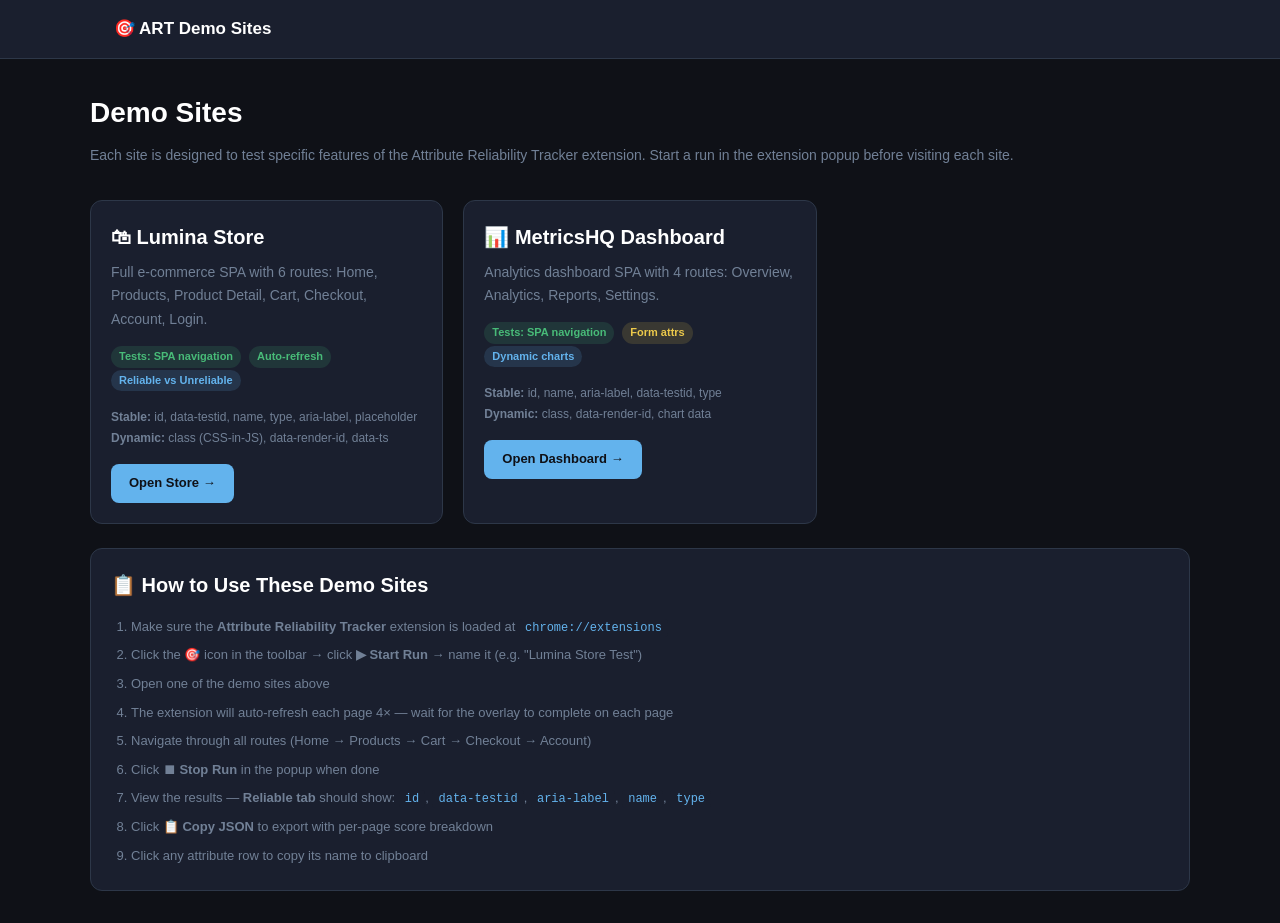
<file: demo-sites/index.html>
<!DOCTYPE html>
<html lang="en">
<head>
  <meta charset="UTF-8" />
  <title>Demo Sites — Attribute Reliability Tracker</title>
  <link rel="stylesheet" href="shared/base.css" />
</head>
<body>
  <nav class="site-nav">
    <div class="container inner">
      <span class="nav-brand">🎯 ART Demo Sites</span>
    </div>
  </nav>
  <div class="container page-content">
    <h1 style="margin-bottom:8px">Demo Sites</h1>
    <p style="margin-bottom:32px">Each site is designed to test specific features of the Attribute Reliability Tracker extension. Start a run in the extension popup before visiting each site.</p>

    <div class="grid-2">
      <div class="card">
        <div class="card-body">
          <h2 style="margin-bottom:8px">🛍 Lumina Store</h2>
          <p style="margin-bottom:12px">Full e-commerce SPA with 6 routes: Home, Products, Product Detail, Cart, Checkout, Account, Login.</p>
          <div style="margin-bottom:16px">
            <span class="badge badge-green" style="margin-right:4px">Tests: SPA navigation</span>
            <span class="badge badge-green" style="margin-right:4px">Auto-refresh</span>
            <span class="badge badge-blue">Reliable vs Unreliable</span>
          </div>
          <p style="font-size:12px;color:var(--muted);margin-bottom:16px"><strong>Stable:</strong> id, data-testid, name, type, aria-label, placeholder<br><strong>Dynamic:</strong> class (CSS-in-JS), data-render-id, data-ts</p>
          <a href="ecommerce/index.html" class="btn btn-primary" aria-label="Open Lumina Store demo">Open Store →</a>
        </div>
      </div>

      <div class="card">
        <div class="card-body">
          <h2 style="margin-bottom:8px">📊 MetricsHQ Dashboard</h2>
          <p style="margin-bottom:12px">Analytics dashboard SPA with 4 routes: Overview, Analytics, Reports, Settings.</p>
          <div style="margin-bottom:16px">
            <span class="badge badge-green" style="margin-right:4px">Tests: SPA navigation</span>
            <span class="badge badge-yellow" style="margin-right:4px">Form attrs</span>
            <span class="badge badge-blue">Dynamic charts</span>
          </div>
          <p style="font-size:12px;color:var(--muted);margin-bottom:16px"><strong>Stable:</strong> id, name, aria-label, data-testid, type<br><strong>Dynamic:</strong> class, data-render-id, chart data</p>
          <a href="dashboard/index.html" class="btn btn-primary" aria-label="Open MetricsHQ dashboard demo">Open Dashboard →</a>
        </div>
      </div>
    </div>

    <div class="card" style="margin-top:24px">
      <div class="card-body">
        <h2 style="margin-bottom:12px">📋 How to Use These Demo Sites</h2>
        <ol style="color:var(--muted);font-size:13px;line-height:2.2;padding-left:20px">
          <li>Make sure the <strong>Attribute Reliability Tracker</strong> extension is loaded at <code>chrome://extensions</code></li>
          <li>Click the 🎯 icon in the toolbar → click <strong>▶ Start Run</strong> → name it (e.g. "Lumina Store Test")</li>
          <li>Open one of the demo sites above</li>
          <li>The extension will auto-refresh each page 4× — wait for the overlay to complete on each page</li>
          <li>Navigate through all routes (Home → Products → Cart → Checkout → Account)</li>
          <li>Click <strong>⏹ Stop Run</strong> in the popup when done</li>
          <li>View the results — <strong>Reliable tab</strong> should show: <code>id</code>, <code>data-testid</code>, <code>aria-label</code>, <code>name</code>, <code>type</code></li>
          <li>Click <strong>📋 Copy JSON</strong> to export with per-page score breakdown</li>
          <li>Click any attribute row to copy its name to clipboard</li>
        </ol>
      </div>
    </div>
  </div>
</body>
</html>
</file>
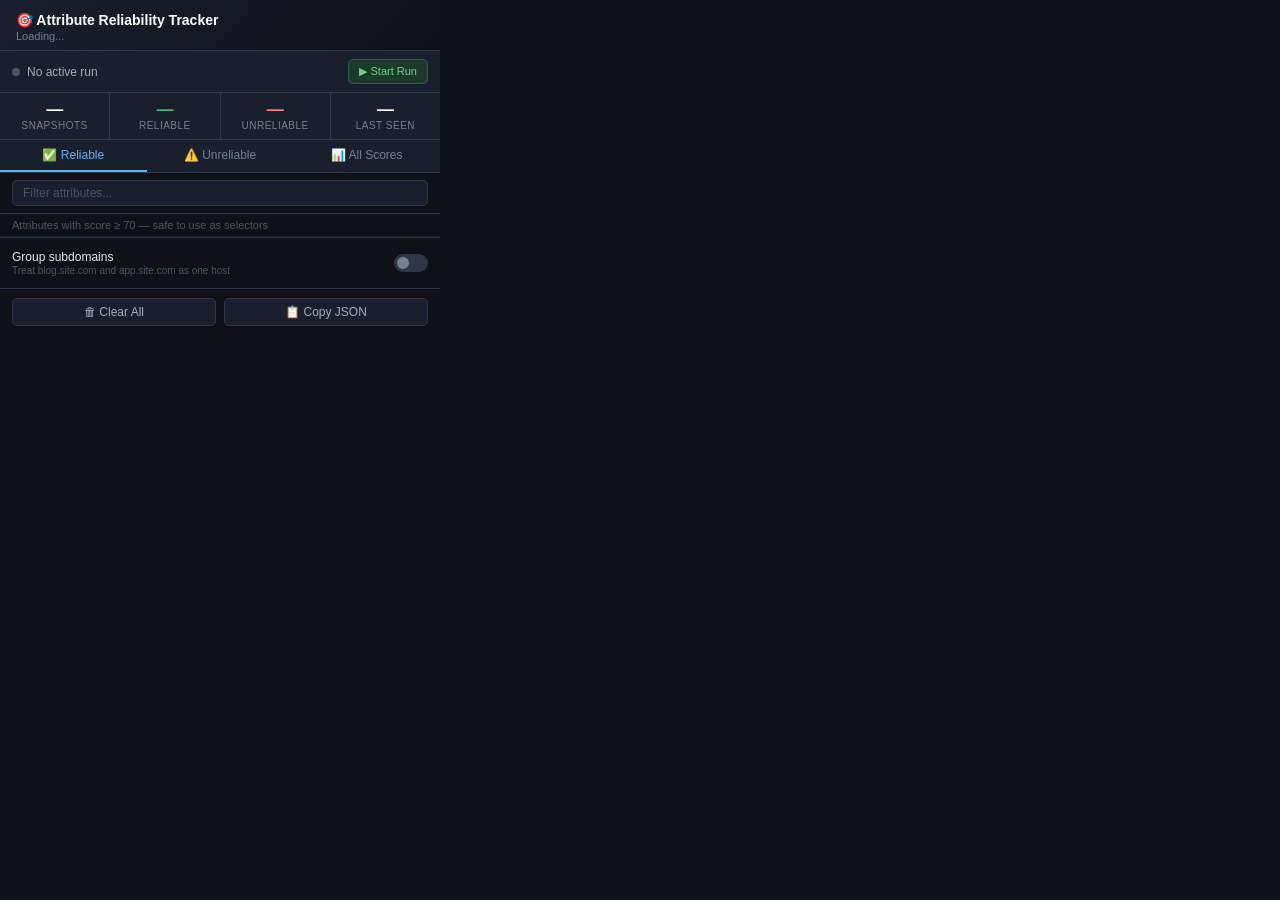
<file: popup.html>
<!DOCTYPE html>
<html lang="en">
<head>
  <meta charset="UTF-8" />
  <title>Attribute Reliability Tracker</title>
  <link rel="stylesheet" href="popup.css" />
</head>
<body>

<!-- Header -->
<div class="header">
  <div class="logo">🎯 Attribute Reliability Tracker</div>
  <div class="subtitle" id="site-label">Loading...</div>
</div>

<!-- Run controls -->
<div class="run-bar" id="run-bar">
  <div class="run-status" id="run-status">
    <span class="run-dot inactive" id="run-dot"></span>
    <span id="run-label">No active run</span>
  </div>
  <div class="run-actions">
    <button id="start-run-btn" class="btn-start">▶ Start Run</button>
    <button id="stop-run-btn"  class="btn-stop" style="display:none">⏹ Stop Run</button>
  </div>
</div>

<!-- Run history selector -->
<div class="run-selector" id="run-selector" style="display:none">
  <label for="run-select">Viewing run:</label>
  <select id="run-select"></select>
  <button id="delete-run-btn" class="btn-delete-run" title="Delete this run">🗑</button>
</div>

<!-- Stats bar -->
<div class="stats-bar">
  <div class="stat">
    <span class="stat-value" id="session-count">—</span>
    <span class="stat-label">Snapshots</span>
  </div>
  <div class="stat">
    <span class="stat-value reliable-count" id="reliable-count">—</span>
    <span class="stat-label">Reliable</span>
  </div>
  <div class="stat">
    <span class="stat-value unreliable-count" id="unreliable-count">—</span>
    <span class="stat-label">Unreliable</span>
  </div>
  <div class="stat">
    <span class="stat-value" id="last-updated">—</span>
    <span class="stat-label">Last Seen</span>
  </div>
</div>

<!-- Tabs -->
<div class="tabs">
  <button class="tab active" data-tab="reliable">✅ Reliable</button>
  <button class="tab" data-tab="unreliable">⚠️ Unreliable</button>
  <button class="tab" data-tab="all">📊 All Scores</button>
</div>

<!-- Search -->
<div class="search-bar">
  <input type="text" id="search-input" placeholder="Filter attributes..." />
</div>

<!-- Tab content -->
<div id="tab-reliable" class="tab-content active">
  <div class="section-info">Attributes with score ≥ 70 — safe to use as selectors</div>
  <div id="reliable-list" class="attr-list"></div>
</div>
<div id="tab-unreliable" class="tab-content">
  <div class="section-info">Attributes with score &lt; 40 — avoid using as selectors</div>
  <div id="unreliable-list" class="attr-list"></div>
</div>
<div id="tab-all" class="tab-content">
  <div class="section-info">All tracked attributes sorted by reliability score</div>
  <div id="all-list" class="attr-list"></div>
</div>

<!-- No data -->
  <div class="no-data" id="no-data" style="display:none">
    <div class="no-data-icon">📡</div>
    <div>No data yet for this site.</div>
    <div class="no-data-hint">
      Click <strong>▶ Start Run</strong> to begin capturing.<br>
      Then browse normally — the extension will record attribute data automatically.
    </div>
  </div>

<!-- Settings bar -->
<div class="settings-bar">
  <div class="setting-row">
    <div class="setting-info">
      <span class="setting-label">Group subdomains</span>
      <span class="setting-desc">Treat blog.site.com and app.site.com as one host</span>
    </div>
    <label class="toggle">
      <input type="checkbox" id="subdomain-toggle" />
      <span class="toggle-slider"></span>
    </label>
  </div>
</div>

<!-- Footer -->
<div class="footer">
  <button id="clear-btn" class="btn-clear">🗑 Clear All</button>
  <button id="export-btn" class="btn-export">📋 Copy JSON</button>
</div>

<!-- Run name modal -->
<div class="modal-overlay" id="modal-overlay" style="display:none">
  <div class="modal">
    <div class="modal-title">Name this run</div>
    <input type="text" id="run-name-input" placeholder="e.g. Checkout workflow" maxlength="40" />
    <div class="modal-actions">
      <button id="modal-cancel" class="btn-modal-cancel">Cancel</button>
      <button id="modal-confirm" class="btn-modal-confirm">Start</button>
    </div>
  </div>
</div>

<div id="toast" class="toast"></div>
<script src="popup.js"></script>
</body>
</html>
</file>
<file: demo-sites/shared/base.css>
/* ── Base styles shared across all demo sites ── */
*, *::before, *::after { box-sizing: border-box; margin: 0; padding: 0; }
:root {
  --bg: #0f1117; --surface: #1a1f2e; --surface2: #242938;
  --border: #2d3748; --text: #e2e8f0; --muted: #718096;
  --blue: #63b3ed; --green: #48bb78; --red: #fc8181;
  --yellow: #ecc94b; --purple: #b794f4; --orange: #f6ad55;
  --radius: 8px; --radius-lg: 12px;
}
body { font-family: -apple-system, BlinkMacSystemFont, 'Segoe UI', Roboto, sans-serif; background: var(--bg); color: var(--text); font-size: 14px; line-height: 1.6; min-height: 100vh; }
a { color: var(--blue); text-decoration: none; }
a:hover { text-decoration: underline; }
h1 { font-size: 28px; font-weight: 800; color: #fff; }
h2 { font-size: 20px; font-weight: 700; color: #fff; }
h3 { font-size: 16px; font-weight: 600; color: #fff; }
p  { color: var(--muted); line-height: 1.7; }
code { font-family: 'SF Mono','Fira Code',monospace; font-size: 12px; background: var(--surface); padding: 2px 6px; border-radius: 4px; color: var(--blue); }

/* Layout */
.container { max-width: 1100px; margin: 0 auto; padding: 0 24px; }
.page-content { padding: 32px 0; }

/* Nav */
.site-nav { background: var(--surface); border-bottom: 1px solid var(--border); position: sticky; top: 0; z-index: 100; }
.site-nav .inner { display: flex; align-items: center; height: 58px; gap: 8px; }
.nav-brand { font-size: 17px; font-weight: 700; color: #fff; margin-right: 16px; white-space: nowrap; }
.nav-link { padding: 6px 14px; border-radius: var(--radius); color: var(--muted); font-size: 13px; transition: all 0.15s; }
.nav-link:hover, .nav-link.active { color: var(--blue); background: rgba(99,179,237,0.1); text-decoration: none; }
.nav-spacer { flex: 1; }

/* Buttons */
.btn { display: inline-flex; align-items: center; justify-content: center; gap: 6px; padding: 9px 18px; border-radius: var(--radius); font-size: 13px; font-weight: 600; cursor: pointer; border: none; transition: all 0.15s; text-decoration: none; white-space: nowrap; }
.btn:hover { text-decoration: none; }
.btn-primary { background: var(--blue); color: #0f1117; }
.btn-primary:hover { background: #90cdf4; }
.btn-secondary { background: var(--surface); color: var(--text); border: 1px solid var(--border); }
.btn-secondary:hover { border-color: var(--blue); color: var(--blue); }
.btn-success { background: rgba(72,187,120,0.15); color: var(--green); border: 1px solid var(--green); }
.btn-success:hover { background: var(--green); color: #fff; }
.btn-danger { background: rgba(252,129,129,0.15); color: var(--red); border: 1px solid var(--red); }
.btn-danger:hover { background: var(--red); color: #fff; }
.btn-sm { padding: 5px 12px; font-size: 12px; }
.btn-lg { padding: 12px 24px; font-size: 15px; }

/* Cards */
.card { background: var(--surface); border: 1px solid var(--border); border-radius: var(--radius-lg); overflow: hidden; }
.card-body { padding: 20px; }
.card:hover { border-color: rgba(99,179,237,0.4); }

/* Forms */
.form-group { margin-bottom: 16px; }
.form-label { display: block; font-size: 12px; color: var(--muted); margin-bottom: 5px; font-weight: 500; letter-spacing: 0.3px; }
.form-input { width: 100%; background: var(--bg); border: 1px solid var(--border); border-radius: var(--radius); padding: 9px 12px; color: var(--text); font-size: 13px; outline: none; transition: border-color 0.15s; }
.form-input:focus { border-color: var(--blue); }
.form-input::placeholder { color: #4a5568; }
select.form-input { cursor: pointer; }

/* Grid */
.grid-2 { display: grid; grid-template-columns: repeat(auto-fill, minmax(320px, 1fr)); gap: 20px; }
.grid-3 { display: grid; grid-template-columns: repeat(auto-fill, minmax(260px, 1fr)); gap: 20px; }
.grid-4 { display: grid; grid-template-columns: repeat(auto-fill, minmax(200px, 1fr)); gap: 16px; }

/* Badges */
.badge { display: inline-block; padding: 2px 8px; border-radius: 20px; font-size: 11px; font-weight: 600; }
.badge-green  { background: rgba(72,187,120,0.15);  color: var(--green); }
.badge-red    { background: rgba(252,129,129,0.15); color: var(--red); }
.badge-blue   { background: rgba(99,179,237,0.15);  color: var(--blue); }
.badge-yellow { background: rgba(236,201,75,0.15);  color: var(--yellow); }

/* Toast */
.toast-container { position: fixed; bottom: 24px; right: 24px; display: flex; flex-direction: column; gap: 8px; z-index: 9999; }
.toast { background: var(--surface2); border: 1px solid var(--border); color: var(--text); padding: 10px 16px; border-radius: var(--radius); font-size: 13px; box-shadow: 0 4px 12px rgba(0,0,0,0.4); animation: slideIn 0.2s ease; }
@keyframes slideIn { from { transform: translateX(100%); opacity: 0; } to { transform: translateX(0); opacity: 1; } }

/* Divider */
.divider { border: none; border-top: 1px solid var(--border); margin: 24px 0; }

/* Empty state */
.empty-state { text-align: center; padding: 60px 20px; color: var(--muted); }
.empty-state .icon { font-size: 48px; margin-bottom: 12px; }
.empty-state h3 { color: var(--muted); font-weight: 500; margin-bottom: 8px; }

/* Scrollbar */
::-webkit-scrollbar { width: 5px; height: 5px; }
::-webkit-scrollbar-track { background: var(--bg); }
::-webkit-scrollbar-thumb { background: var(--border); border-radius: 3px; }

@media (max-width: 640px) {
  .grid-2, .grid-3, .grid-4 { grid-template-columns: 1fr; }
  .site-nav .inner { flex-wrap: wrap; height: auto; padding: 10px 0; gap: 4px; }
}
</file>
<file: popup.css>
* { box-sizing: border-box; margin: 0; padding: 0; }
body { width: 440px; min-height: 520px; font-family: -apple-system, BlinkMacSystemFont, 'Segoe UI', sans-serif; font-size: 13px; background: #0f1117; color: #e2e8f0; }

.header { background: linear-gradient(135deg, #1a1f2e 0%, #0f1117 100%); padding: 12px 16px 8px; border-bottom: 1px solid #2d3748; }
.logo { font-size: 14px; font-weight: 700; color: #fff; }
.subtitle { font-size: 11px; color: #718096; margin-top: 2px; white-space: nowrap; overflow: hidden; text-overflow: ellipsis; }

.run-bar { display: flex; align-items: center; justify-content: space-between; padding: 8px 12px; background: #1a1f2e; border-bottom: 1px solid #2d3748; gap: 8px; }
.run-status { display: flex; align-items: center; gap: 7px; font-size: 12px; color: #a0aec0; min-width: 0; }
.run-dot { width: 8px; height: 8px; border-radius: 50%; flex-shrink: 0; background: #4a5568; }
.run-dot.active { background: #48bb78; box-shadow: 0 0 6px #48bb78; animation: pulse 1.5s infinite; }
@keyframes pulse { 0%,100%{opacity:1} 50%{opacity:0.4} }
#run-label { white-space: nowrap; overflow: hidden; text-overflow: ellipsis; max-width: 180px; }
.run-actions { display: flex; gap: 6px; flex-shrink: 0; }
.btn-start { padding: 5px 10px; border-radius: 5px; border: 1px solid #276749; background: #1c3a2a; color: #68d391; font-size: 11px; cursor: pointer; }
.btn-start:hover { background: #276749; }
.btn-stop { padding: 5px 10px; border-radius: 5px; border: 1px solid #742a2a; background: #2d1515; color: #fc8181; font-size: 11px; cursor: pointer; }
.btn-stop:hover { background: #742a2a; }

.run-selector { display: flex; align-items: center; gap: 8px; padding: 6px 12px; background: #0f1117; border-bottom: 1px solid #2d3748; font-size: 11px; color: #718096; }
.run-selector label { flex-shrink: 0; }
.run-selector select { flex: 1; background: #1a1f2e; border: 1px solid #2d3748; border-radius: 4px; color: #e2e8f0; font-size: 11px; padding: 3px 6px; outline: none; }
.btn-delete-run { background: none; border: none; color: #4a5568; cursor: pointer; font-size: 13px; padding: 2px 4px; }
.btn-delete-run:hover { color: #fc8181; }

.stats-bar { display: flex; background: #1a1f2e; border-bottom: 1px solid #2d3748; }
.stat { flex: 1; display: flex; flex-direction: column; align-items: center; padding: 8px 4px; border-right: 1px solid #2d3748; }
.stat:last-child { border-right: none; }
.stat-value { font-size: 17px; font-weight: 700; color: #fff; line-height: 1; }
.stat-value.reliable-count { color: #48bb78; }
.stat-value.unreliable-count { color: #fc8181; }
.stat-label { font-size: 10px; color: #718096; margin-top: 2px; text-transform: uppercase; letter-spacing: 0.5px; }

.tabs { display: flex; background: #1a1f2e; border-bottom: 1px solid #2d3748; }
.tab { flex: 1; padding: 8px 4px; background: none; border: none; color: #718096; font-size: 12px; cursor: pointer; border-bottom: 2px solid transparent; transition: all 0.15s; }
.tab:hover { color: #a0aec0; }
.tab.active { color: #63b3ed; border-bottom-color: #63b3ed; }

.search-bar { padding: 7px 12px; background: #0f1117; border-bottom: 1px solid #2d3748; }
.search-bar input { width: 100%; background: #1a1f2e; border: 1px solid #2d3748; border-radius: 5px; padding: 5px 10px; color: #e2e8f0; font-size: 12px; outline: none; }
.search-bar input:focus { border-color: #63b3ed; }
.search-bar input::placeholder { color: #4a5568; }

.tab-content { display: none; }
.tab-content.active { display: block; }
.section-info { font-size: 11px; color: #4a5568; padding: 5px 12px; background: #0f1117; border-bottom: 1px solid #1a1f2e; }

.attr-list { max-height: 220px; overflow-y: auto; }
.attr-item { display: flex; align-items: center; padding: 7px 12px; border-bottom: 1px solid #1a1f2e; gap: 10px; transition: background 0.1s; }
.attr-item:hover { background: #1a1f2e; }
.attr-name { font-family: 'SF Mono','Fira Code',monospace; font-size: 12px; color: #90cdf4; flex: 1; min-width: 0; overflow: hidden; text-overflow: ellipsis; white-space: nowrap; }
.score-bar-wrap { width: 80px; flex-shrink: 0; }
.score-bar-bg { height: 5px; background: #2d3748; border-radius: 3px; overflow: hidden; }
.score-bar-fill { height: 100%; border-radius: 3px; transition: width 0.3s; }
.score-label { font-size: 10px; color: #718096; margin-top: 2px; text-align: right; }
.score-badge { font-size: 12px; font-weight: 700; width: 34px; text-align: right; flex-shrink: 0; }
.badge-reliable { color: #48bb78; }
.badge-moderate { color: #ecc94b; }
.badge-unreliable { color: #fc8181; }

.no-data { text-align: center; padding: 36px 20px; color: #4a5568; }
.no-data-icon { font-size: 30px; margin-bottom: 8px; }
.no-data-hint { font-size: 11px; margin-top: 6px; color: #2d3748; }

.footer { display: flex; gap: 8px; padding: 9px 12px; background: #0f1117; border-top: 1px solid #2d3748; }
.btn-clear, .btn-export { flex: 1; padding: 6px; border: 1px solid #2d3748; border-radius: 5px; background: #1a1f2e; color: #a0aec0; font-size: 12px; cursor: pointer; transition: all 0.15s; }
.btn-clear:hover { background: #2d1f1f; border-color: #fc8181; color: #fc8181; }
.btn-export:hover { background: #1a2f2e; border-color: #48bb78; color: #48bb78; }

.modal-overlay { position: fixed; inset: 0; background: rgba(0,0,0,0.7); display: flex; align-items: center; justify-content: center; z-index: 100; }
.modal { background: #1a1f2e; border: 1px solid #2d3748; border-radius: 10px; padding: 20px; width: 280px; }
.modal-title { font-size: 14px; font-weight: 600; color: #fff; margin-bottom: 12px; }
.modal input { width: 100%; background: #0f1117; border: 1px solid #2d3748; border-radius: 5px; padding: 8px 10px; color: #e2e8f0; font-size: 13px; outline: none; margin-bottom: 14px; }
.modal input:focus { border-color: #63b3ed; }
.modal-actions { display: flex; gap: 8px; justify-content: flex-end; }
.btn-modal-cancel { padding: 6px 14px; border: 1px solid #2d3748; border-radius: 5px; background: #0f1117; color: #718096; font-size: 12px; cursor: pointer; }
.btn-modal-confirm { padding: 6px 14px; border: 1px solid #276749; border-radius: 5px; background: #1c3a2a; color: #68d391; font-size: 12px; cursor: pointer; font-weight: 600; }
.btn-modal-confirm:hover { background: #276749; }

/* ── Settings bar ── */
.settings-bar { border-top: 1px solid #2d3748; background: #0f1117; padding: 6px 12px; }
.setting-row { display: flex; align-items: center; justify-content: space-between; padding: 6px 0; border-bottom: 1px solid #1a1f2e; gap: 10px; }
.setting-row:last-child { border-bottom: none; }
.setting-info { display: flex; flex-direction: column; gap: 1px; min-width: 0; }
.setting-label { font-size: 12px; color: #e2e8f0; font-weight: 500; }
.setting-desc  { font-size: 10px; color: #4a5568; }

/* Toggle switch */
.toggle { position: relative; display: inline-block; width: 34px; height: 18px; flex-shrink: 0; }
.toggle input { opacity: 0; width: 0; height: 0; }
.toggle-slider { position: absolute; cursor: pointer; inset: 0; background: #2d3748; border-radius: 18px; transition: background 0.2s; }
.toggle-slider::before { content: ''; position: absolute; height: 12px; width: 12px; left: 3px; bottom: 3px; background: #718096; border-radius: 50%; transition: transform 0.2s, background 0.2s; }
.toggle input:checked + .toggle-slider { background: rgba(99,179,237,0.3); }
.toggle input:checked + .toggle-slider::before { transform: translateX(16px); background: #63b3ed; }

.toast { position: fixed; bottom: 48px; left: 50%; transform: translateX(-50%); background: #2d3748; color: #e2e8f0; padding: 6px 14px; border-radius: 20px; font-size: 12px; opacity: 0; transition: opacity 0.3s; pointer-events: none; white-space: nowrap; }
.toast.show { opacity: 1; }

::-webkit-scrollbar { width: 4px; }
::-webkit-scrollbar-track { background: #0f1117; }
::-webkit-scrollbar-thumb { background: #2d3748; border-radius: 2px; }
</file>
